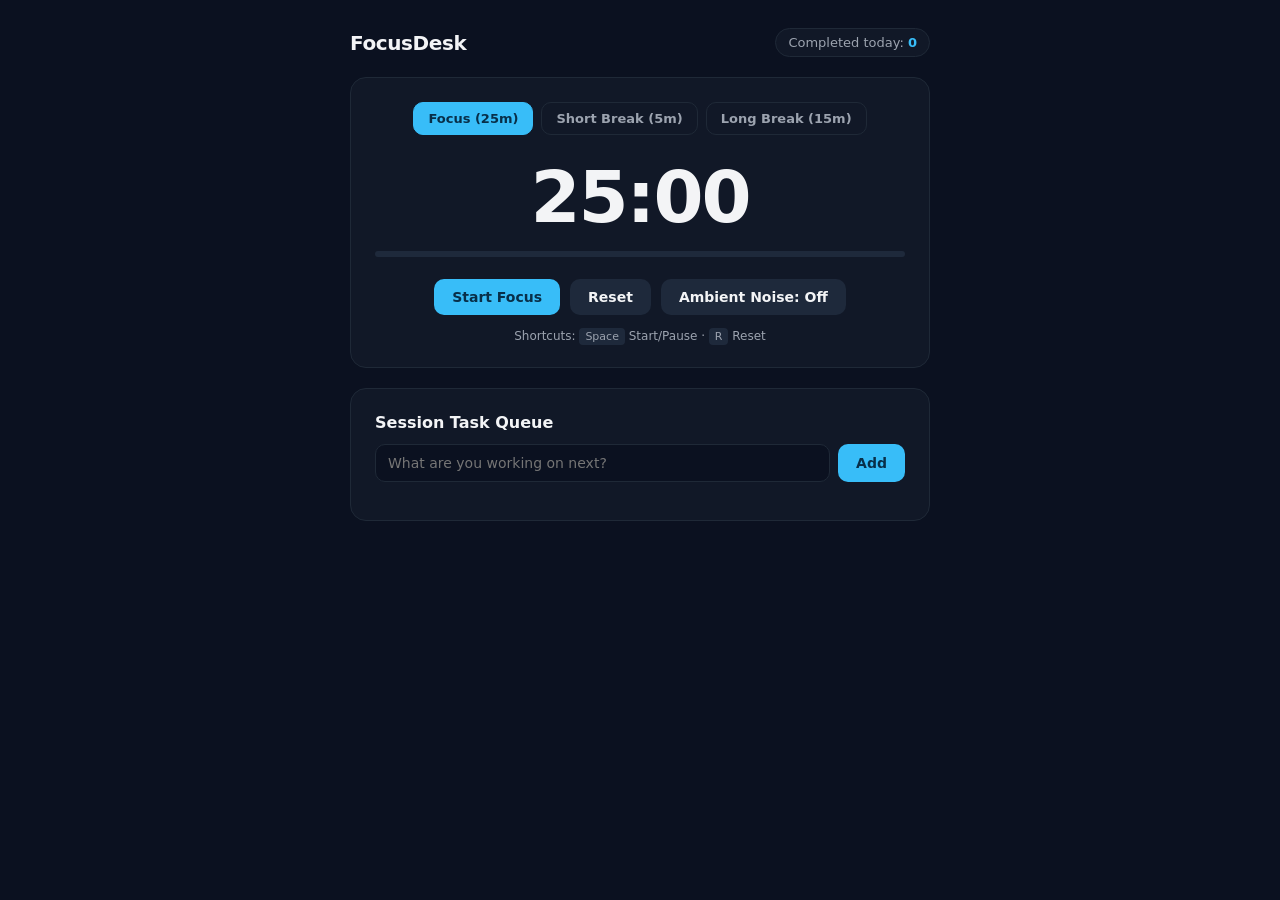
<file: index.html>
<!DOCTYPE html>
<html lang="en">
<head>
  <meta charset="UTF-8" />
  <meta name="viewport" content="width=device-width, initial-scale=1.0" />
  <title>FocusDesk — Ambient Pomodoro Workspace</title>
  <link rel="stylesheet" href="styles.css" />
</head>
<body>
  <main class="shell">
    <header class="topbar">
      <div class="brand">FocusDesk</div>
      <div class="stats-pill">Completed today: <strong id="sessionCount">0</strong></div>
    </header>

    <section class="timer-card">
      <div class="mode-tabs" role="tablist">
        <button class="tab active" data-mode="focus">Focus (25m)</button>
        <button class="tab" data-mode="short">Short Break (5m)</button>
        <button class="tab" data-mode="long">Long Break (15m)</button>
      </div>

      <div class="clock-display" id="clockDisplay">25:00</div>
      <div class="progress-track"><div class="progress-fill" id="progressFill"></div></div>

      <div class="actions">
        <button class="btn primary" id="toggleBtn">Start Focus</button>
        <button class="btn ghost" id="resetBtn">Reset</button>
        <button class="btn ghost" id="noiseBtn">Ambient Noise: Off</button>
      </div>
      <p class="hint">Shortcuts: <kbd>Space</kbd> Start/Pause &middot; <kbd>R</kbd> Reset</p>
    </section>

    <section class="tasks-card">
      <h2>Session Task Queue</h2>
      <form id="taskForm" class="task-form">
        <input id="taskInput" type="text" placeholder="What are you working on next?" required />
        <button class="btn primary" type="submit">Add</button>
      </form>
      <ul id="taskList" class="task-list"></ul>
    </section>
  </main>
  <script src="app.js"></script>
</body>
</html>
</file>
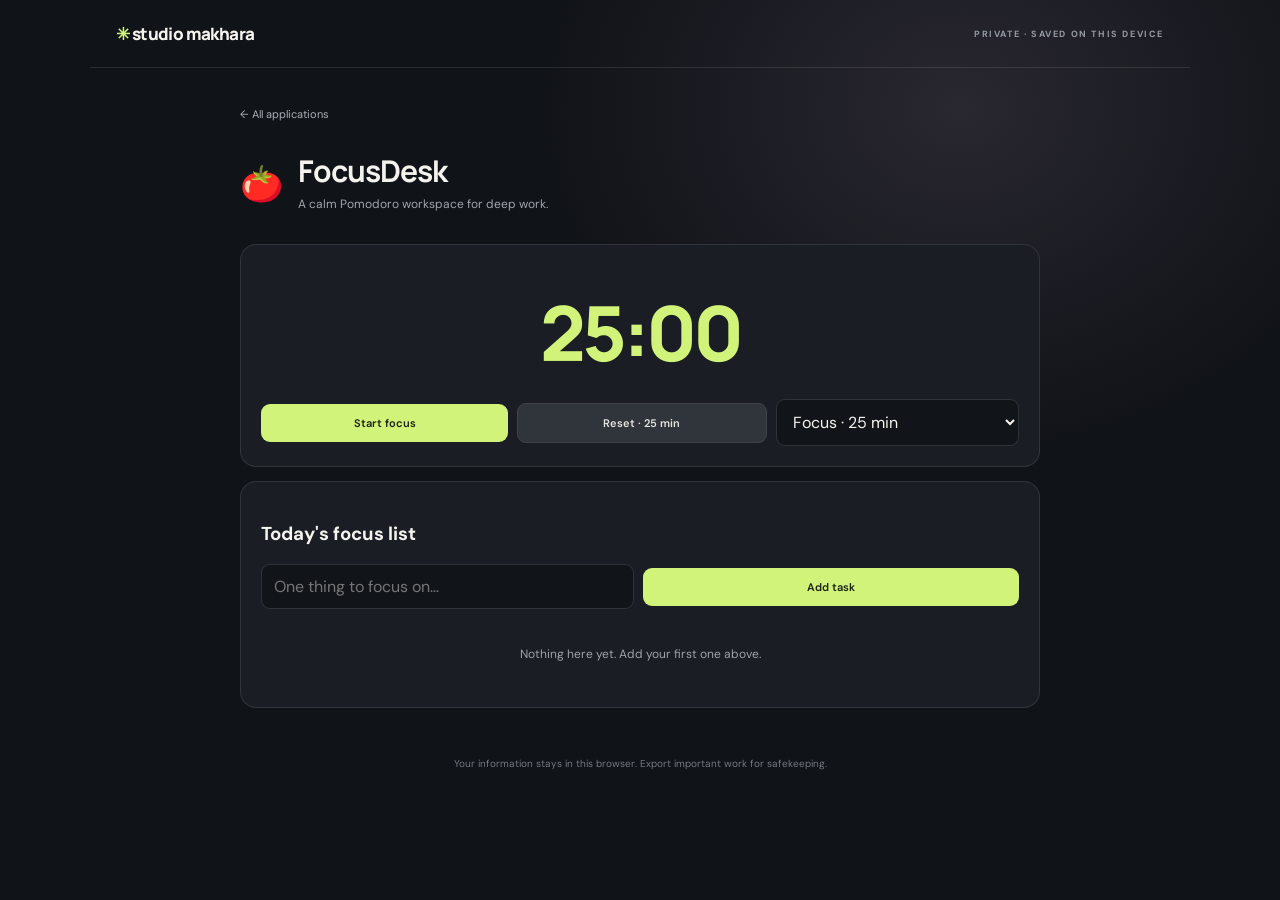
<file: app/index.html>
<!doctype html><html lang="en"><head><meta charset="utf-8"><meta name="viewport" content="width=device-width,initial-scale=1"><meta name="theme-color" content="#101318"><link rel="manifest" href="manifest.webmanifest"><link rel="stylesheet" href="styles.css"><title>focus-desk · Studio Makhara</title></head><body data-app="focus-desk"><script src="app.js"></script><script>if('serviceWorker' in navigator) navigator.serviceWorker.register('sw.js').catch(()=>{});</script></body></html>
</file>
<file: styles.css>
:root {
  --bg: #0b1120;
  --surface: #111827;
  --border: #1f2937;
  --text: #f3f4f6;
  --muted: #9ca3af;
  --accent: #38bdf8;
  --accent-dark: #0284c7;
}
* { box-sizing: border-box; margin: 0; padding: 0; font-family: system-ui, -apple-system, sans-serif; }
body { background: var(--bg); color: var(--text); min-height: 100vh; display: flex; justify-content: center; padding: 28px 16px; }
.shell { width: 100%; max-width: 580px; display: flex; flex-direction: column; gap: 20px; }
.topbar { display: flex; justify-content: space-between; align-items: center; }
.brand { font-size: 20px; font-weight: 700; letter-spacing: -0.4px; }
.stats-pill { background: var(--surface); border: 1px solid var(--border); padding: 6px 12px; border-radius: 999px; font-size: 13px; color: var(--muted); }
.stats-pill strong { color: var(--accent); }
.timer-card, .tasks-card { background: var(--surface); border: 1px solid var(--border); border-radius: 16px; padding: 24px; }
.mode-tabs { display: flex; gap: 8px; justify-content: center; margin-bottom: 20px; }
.tab { background: transparent; border: 1px solid var(--border); color: var(--muted); padding: 8px 14px; border-radius: 10px; cursor: pointer; font-size: 13px; font-weight: 600; }
.tab.active { background: var(--accent); color: #082f49; border-color: var(--accent); }
.clock-display { text-align: center; font-size: 72px; font-weight: 700; font-variant-numeric: tabular-nums; letter-spacing: -2px; margin: 12px 0; }
.progress-track { height: 6px; background: #1e293b; border-radius: 999px; overflow: hidden; margin-bottom: 22px; }
.progress-fill { height: 100%; width: 0%; background: var(--accent); transition: width 0.4s ease; }
.actions { display: flex; gap: 10px; justify-content: center; flex-wrap: wrap; }
.btn { border: none; border-radius: 10px; padding: 10px 18px; font-weight: 600; cursor: pointer; font-size: 14px; }
.btn.primary { background: var(--accent); color: #082f49; }
.btn.primary:hover { background: #7dd3fc; }
.btn.ghost { background: #1e293b; color: var(--text); }
.hint { text-align: center; color: var(--muted); font-size: 12px; margin-top: 14px; }
kbd { background: #1e293b; padding: 2px 6px; border-radius: 4px; font-size: 11px; }
.tasks-card h2 { font-size: 16px; margin-bottom: 12px; }
.task-form { display: flex; gap: 8px; margin-bottom: 14px; }
.task-form input { flex: 1; background: #0b1120; border: 1px solid var(--border); color: var(--text); padding: 10px 12px; border-radius: 10px; font-size: 14px; }
.task-list { list-style: none; display: flex; flex-direction: column; gap: 8px; }
.task-item { display: flex; align-items: center; justify-content: space-between; background: #0b1120; border: 1px solid var(--border); padding: 10px 12px; border-radius: 10px; }
.task-item.done span { text-decoration: line-through; color: var(--muted); }
.task-left { display: flex; align-items: center; gap: 10px; }
.del-btn { background: transparent; border: none; color: #f87171; cursor: pointer; font-size: 13px; }
</file>
<file: app/styles.css>
@import url('https://fonts.googleapis.com/css2?family=DM+Sans:wght@400;500;600;700&family=Manrope:wght@400;500;600;700;800&display=swap');
:root{font-family:'DM Sans',sans-serif;color:#f5f3ee;background:#101318;--accent:#d1f379;--muted:#a0a5ae;--panel:#1b1f25;--line:#ffffff1a}*{box-sizing:border-box}body{margin:0;min-height:100vh;background:radial-gradient(ellipse at 75% 12%,#292730 0,transparent 31%),#101318}.top{height:68px;border-bottom:1px solid var(--line);display:flex;align-items:center;justify-content:space-between;max-width:1100px;margin:auto;padding:0 26px}.brand{font:800 17px Manrope,sans-serif;letter-spacing:-.6px;color:#f5f3ee;text-decoration:none}.brand:first-letter{color:var(--accent)}.top-note,.kicker{font-size:9px;letter-spacing:1.6px;color:#969ba4;font-weight:700}.wrap{max-width:1050px;margin:auto;padding:0 26px}.hero{padding:65px 6px 36px}.kicker{margin:0 0 18px}.hero h1{font:800 clamp(42px,6vw,67px)/1.05 Manrope,sans-serif;letter-spacing:-3.2px;margin:0}.hero h1 em{color:var(--accent);font-style:normal}.lede{color:#b2b6bc;font-size:14px;line-height:1.7;max-width:520px;margin:18px 0 0}.grid{display:grid;grid-template-columns:repeat(3,1fr);gap:13px}.app-card{display:flex;flex-direction:column;min-height:175px;border:1px solid var(--line);border-radius:17px;padding:18px;background:linear-gradient(140deg,#20242a,#181b21);text-decoration:none;color:inherit;transition:transform .2s,border .2s}.app-card:hover{transform:translateY(-3px);border-color:#d1f37977}.app-card .emoji{font-size:25px}.app-card h2{font:700 16px Manrope,sans-serif;margin:14px 0 5px}.app-card p{font-size:11px;color:var(--muted);line-height:1.55;margin:0;flex:1}.card-foot{display:flex;justify-content:space-between;align-items:center;margin-top:15px;color:#a4a9af;font-size:10px}.card-foot b{font-size:17px;color:var(--accent);font-weight:400}.app-page{max-width:850px;margin:34px auto;padding:0 25px}.back{color:#aab0b7;text-decoration:none;font-size:11px}.app-title{display:flex;align-items:center;gap:14px;margin:27px 0}.app-title .emoji{font-size:35px}.app-title h1{font:700 30px Manrope,sans-serif;letter-spacing:-1px;margin:0}.app-title p{color:var(--muted);font-size:12px;margin:5px 0}.panel{border:1px solid var(--line);background:#1a1d23;border-radius:16px;padding:20px;margin:14px 0}.row{display:flex;gap:9px;align-items:center;flex-wrap:wrap}.row>*{flex:1;min-width:110px}input,select,textarea{font:inherit;color:#f6f5ef;background:#111419;border:1px solid #ffffff20;border-radius:9px;padding:11px 12px;outline:none;width:100%}input:focus,select:focus,textarea:focus{border-color:#d1f37999}button,.btn{font:600 11px 'DM Sans',sans-serif;border:0;border-radius:9px;padding:12px 15px;background:var(--accent);color:#1b2114;cursor:pointer}button.secondary{background:#30343b;color:#e5e6e1;border:1px solid #ffffff14}.items{display:grid;gap:8px;margin-top:12px}.item{display:flex;align-items:center;gap:11px;padding:12px;background:#22262d;border-radius:11px}.item .grow{flex:1;min-width:0}.item strong{font-size:12px;display:block}.item small{font-size:10px;color:#9ca2a8}.item button{padding:8px 10px}.stats{display:flex;gap:10px;flex-wrap:wrap}.stat{flex:1;min-width:125px;background:#242830;padding:14px;border-radius:11px}.stat small{display:block;font-size:9px;color:#a4a8ac}.stat b{display:block;font:700 22px Manrope,sans-serif;margin-top:5px}.empty{color:#9ea3a8;text-align:center;padding:25px;font-size:12px}.timer{font:800 76px Manrope,sans-serif;text-align:center;letter-spacing:-4px;color:var(--accent);padding:15px}.toast{position:fixed;bottom:20px;left:50%;transform:translate(-50%,15px);background:var(--accent);color:#18200d;border-radius:9px;padding:12px 16px;font-size:11px;opacity:0;transition:.2s}.toast.show{opacity:1;transform:translate(-50%,0)}.hidden{display:none!important}footer{text-align:center;color:#737982;font-size:10px;padding:35px 0 25px}@media(max-width:700px){.grid{grid-template-columns:repeat(2,1fr)}.hero{padding-top:48px}.top-note{font-size:8px}.app-title h1{font-size:25px}}@media(max-width:460px){.grid{grid-template-columns:1fr}.app-card{min-height:150px}.top{padding:0 16px}.wrap{padding:0 16px}.hero h1{letter-spacing:-2px}.app-page{padding:0 15px}}
</file>
